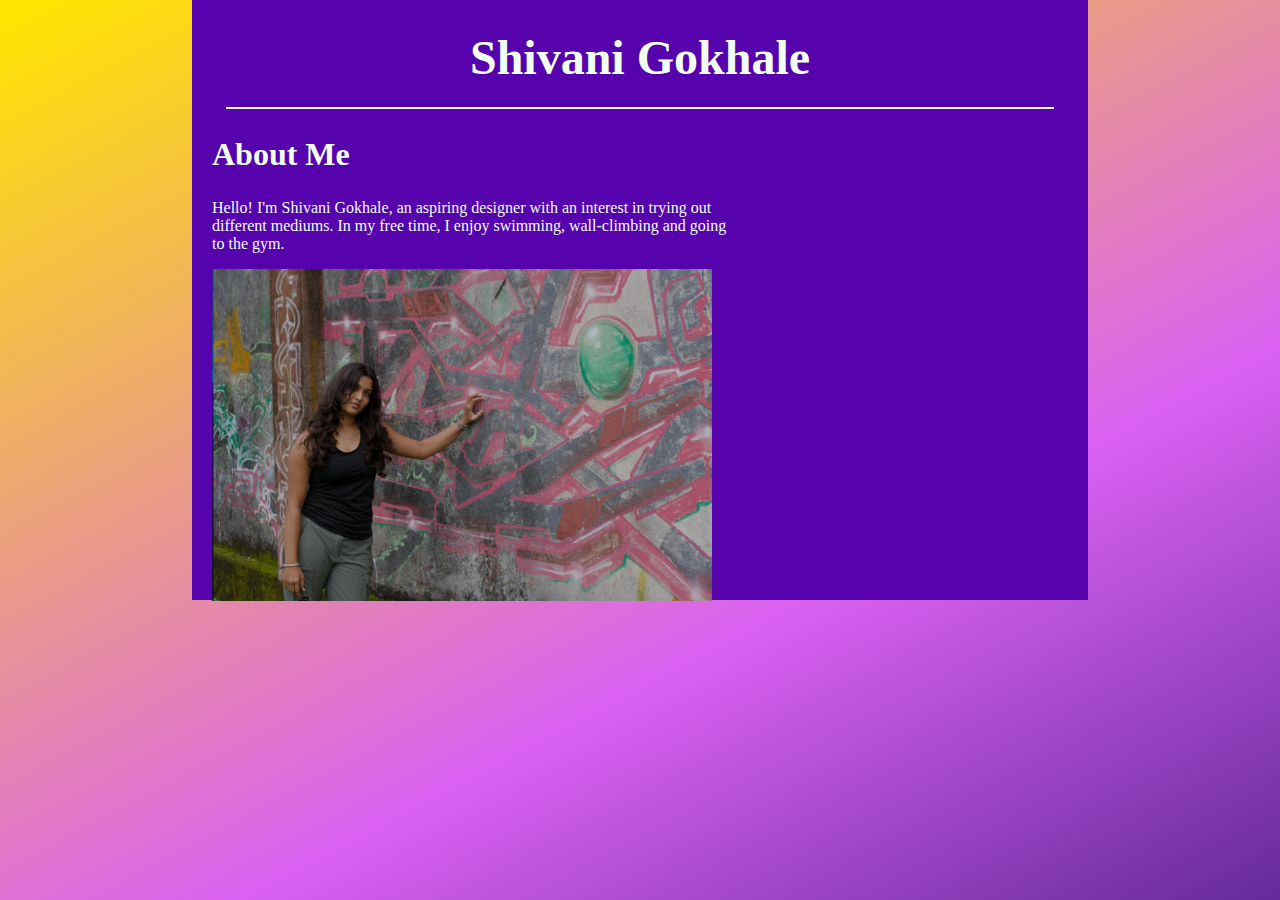
<file: index.html>
<html>
<head>
    <title>Shivani Gokhale</title>
    <link rel="stylesheet" href="index.css">
</head>
<body>
    <div id="main-div">
     <h1>Shivani Gokhale</h1>
     <!-- <p> This is my portfolio. </p> -->
     <hr/>
     <div>
        <h2>About Me</h2>
        <p> Hello! I'm Shivani Gokhale, an aspiring designer with an interest in trying out different mediums. In my free time, I enjoy swimming, wall-climbing and going to the gym. </p>
<img src="shivani.jpeg" alt="Shivani Gokhale" />
    </div>
    </div>
   
       
</body>
</html>
</file>
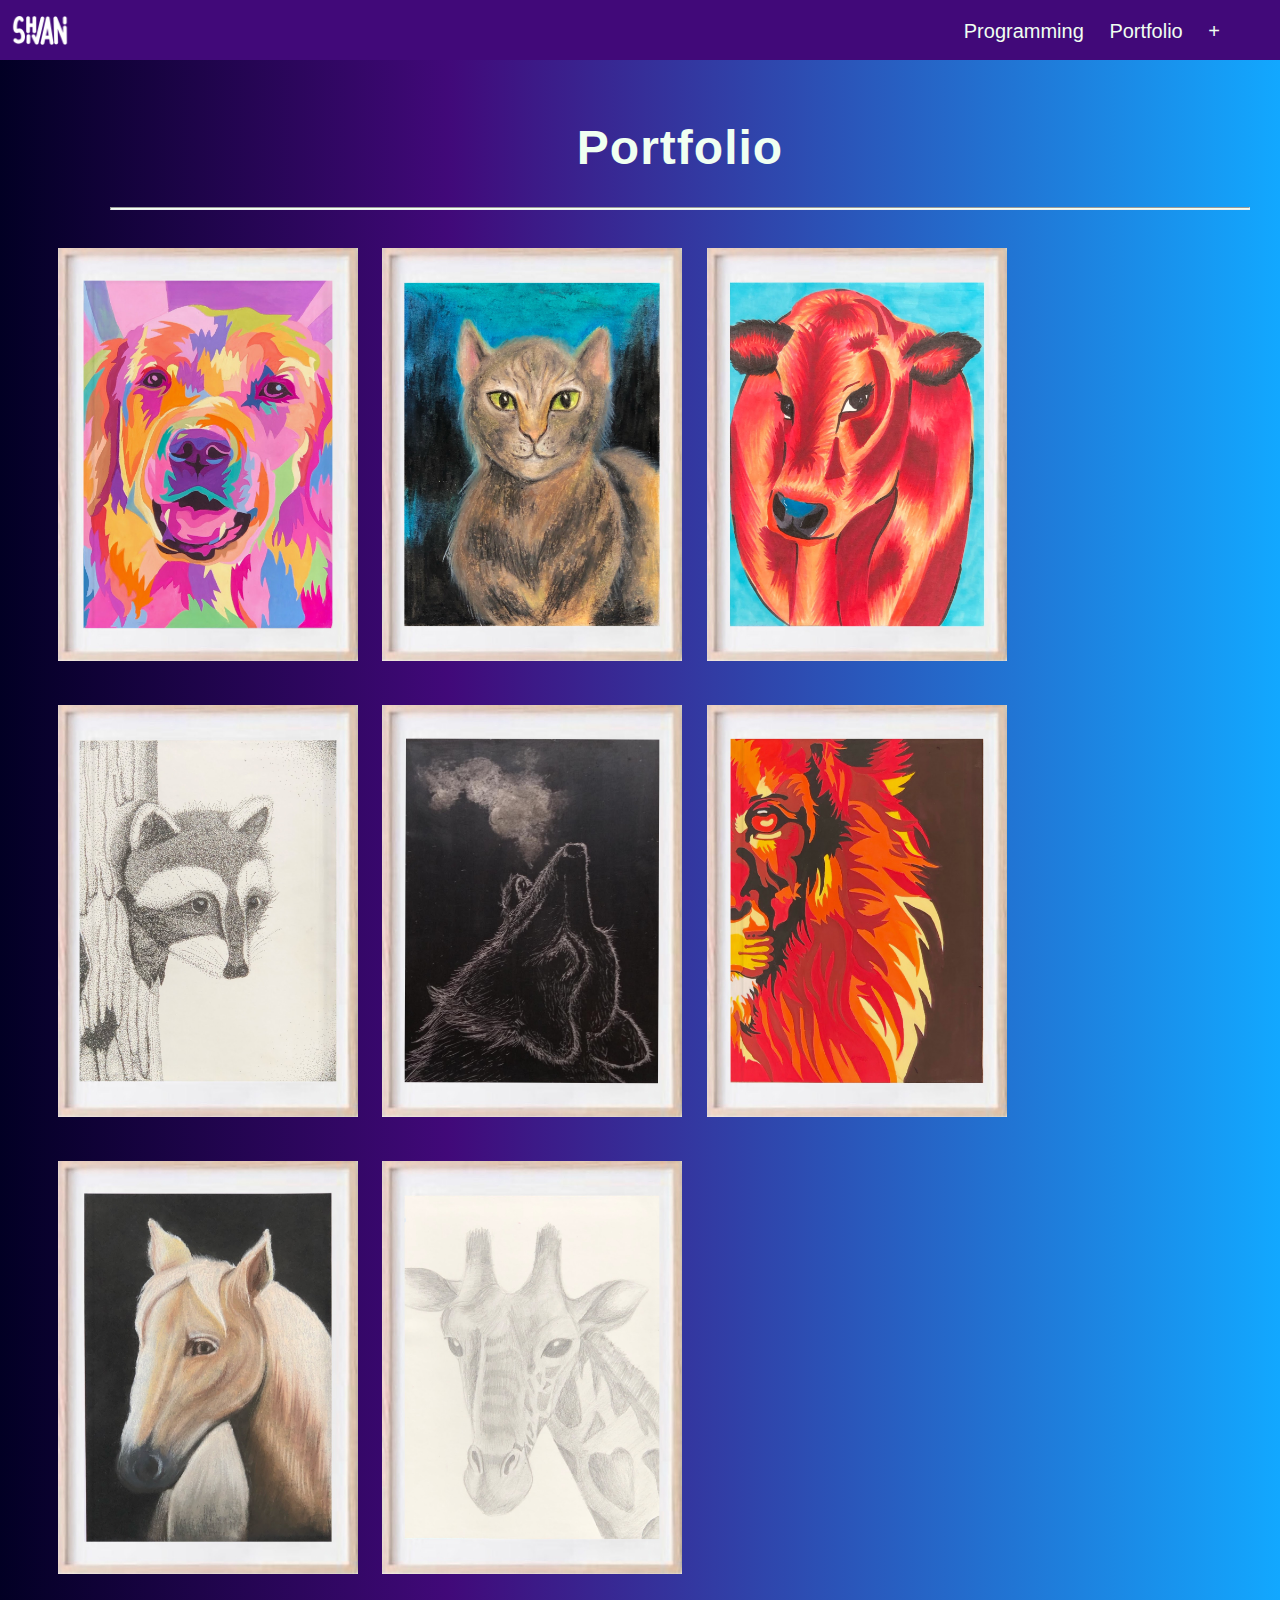
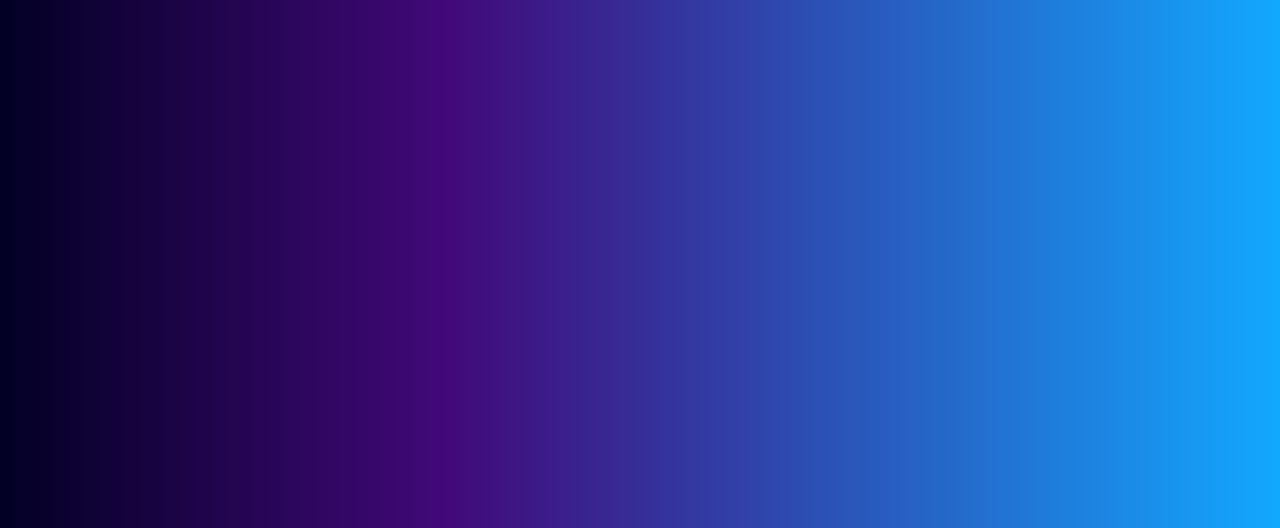
<file: portfolio.html>
<!DOCTYPE html>
<html>
<head>
  <title>Shivani Gokhale</title>
  <link rel="stylesheet" href="portfolio.css">
</head>
<body>
  <div class="navigation">
    <div id="home-link">
        <a href="index.html">
          <img src="shivanilogo.png" alt="ShivaniLogo" id="logo">
        </a>
    </div>
    <div id="nav-links">
        <a href="programming.html">Programming</a>
        <a href="portfolio.html">Portfolio</a>
        <a href="plus.html">+</a>
    </div>
  </div>
  <div id="main-div">
    <h1>Portfolio</h1>
    <hr/>
    <section id="artwork">
      <div class="content">
        <div class="image">
            <img src="dog.jpg" alt="dog">
            <img src="cat.jpg" alt="cat">
            <img src="cow.jpg" alt="cow">
            <img src="raccoon.jpg" alt="raccoon">
            <img src="wolf.jpg" alt="wolf">
            <img src="lion.jpg" alt="lion">
            <img src="horse.jpg" alt="horse">
            <img src="giraffe.jpg" alt="giraffe">

          </div>
        </div>
      </div>
    </section>
  </div>

  
</body>
</html>
</file>
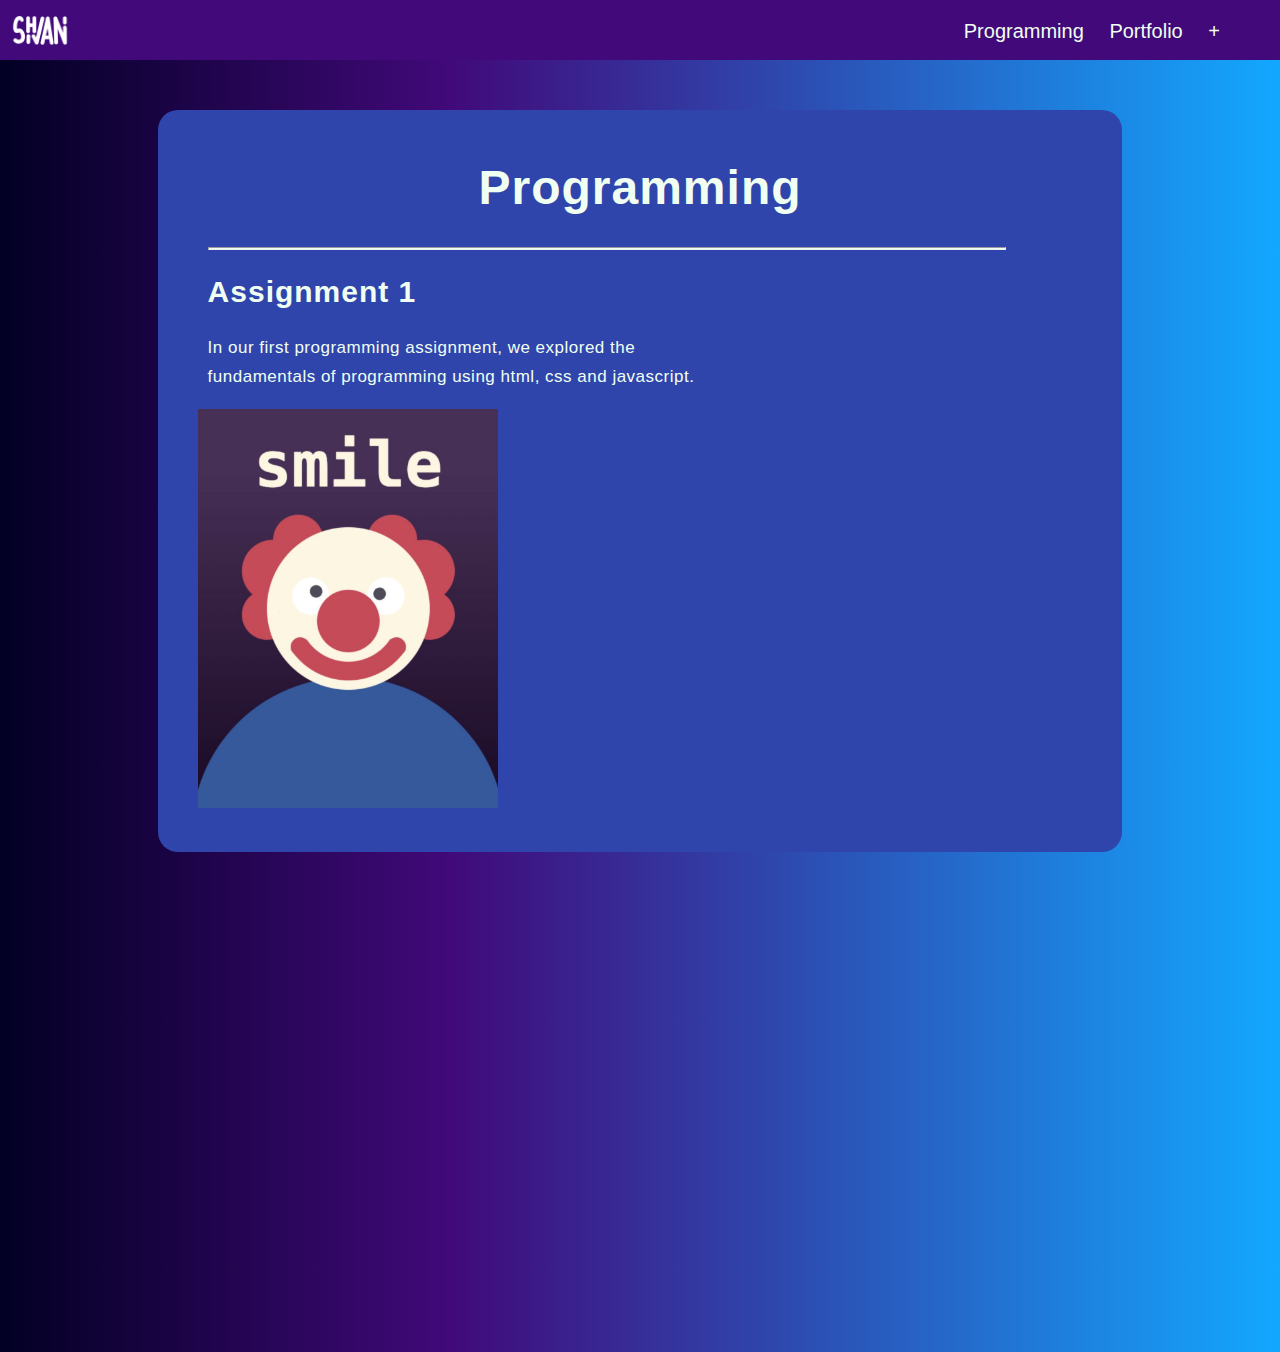
<file: programming.html>
<!DOCTYPE html>
<html>
<head>
  <title>Shivani Gokhale</title>
  <link rel="stylesheet" href="programming.css">
</head>
<body>
  <div class="navigation">
    <div id="home-link">
        <a href="index.html">
          <img src="shivanilogo.png" alt="ShivaniLogo" id="logo">
        </a>
    </div>
    <div id="nav-links">
        <a href="programming.html">Programming</a>
        <a href="portfolio.html">Portfolio</a>
        <a href="plus.html">+</a>
    </div>
  </div>
  <div id="main-div">
    <h1>Programming</h1>
    <hr/>
    <section id="about">
      <h2>Assignment 1</h2>
      <div class="content">
        <div class="text">
          <p>
            In our first programming assignment, we explored the fundamentals of programming using html, css and javascript.
          </p>
          <div class="image">
          <div>
            <img src="clownjs.jpeg" alt="Clown">
          </div>
          </div>
          <!-- <div class="video">
            <video src="clown.mov" alt="Clownvid">
          </div>
      </div> -->
    </section>
  </div>
  
</body>
</html>

</head>
</file>
<file: index.css>
body{
    /* background: #7c78f1;
    margin: 0; */
    background: #642a9b;
background: linear-gradient(332deg, rgba(100, 42, 155, 1) 0%, rgba(218, 97, 242, 1) 35%, rgba(255, 229, 0, 1) 99%);
    margin: 0;
}

#main-div{
    background: #5603ad;
    width: 70%;
    height: 600px;
    margin-left: 15%;
}

h1{
    color: #f0fff1;
    text-align: center;
    padding-top: 30px;
    /* border: #f0fff1 solid 2px; */
    font: 'serif';
    font-size: 48px;
    font-weight: bold;
    
}

hr{
    width: 90%;
    padding-left: 10;
    padding-right: 10;
    border: 1px solid #f0fff1;
    margin-top: -10px;

}
h2{
    color: #f0fff1;
    padding-left: 20px;
    font: 'serif';
    font-size: 32px;
    font-weight: bold;
}
p{
    color:#f0fff1;
    padding-left: 20px;
    padding-right: 40%;
}

img{
    padding-left: 20px;
    width: 500px;
}
</file>
<file: portfolio.css>
body {
    background: #020024;
  background: linear-gradient(90deg, rgba(2, 0, 36, 1) 0%, rgba(65, 9, 121, 1) 35%, rgba(18, 168, 255, 1) 100%);
    font-family: 'Poppins', sans-serif;
    color: #f0fff1;
    
  }
  
  .navigation {
    background: #410979;
    width: 100%;
    height: 60px;
    top: 0;
    left: 0;
    position: fixed;
    display: flex;
    justify-content: space-between;
    
  }
  
  /* #logo {
    width: 60px;
    /* padding-top: 150px; */
    /* margin: 0; */
    
  /* } */ 
  #logo {
    width: 60px;
    margin: 0;
    padding: 0;
  }
  
  #nav-links{
    padding-top: 20px;
    padding-right: 50px;
    font-size: 20px;
  }
  a{
    color: #f0fff1;
    padding: 10px;
    text-decoration: none;
  }
  
  
  
  #main-div {
   /* background: #020024; */
    width: 100%;
    max-width: 1300px;
    margin: auto;
    margin-top: 70px;
    margin-bottom: 500px;
    padding: 40px;
    /* border-radius: 20px; */
  }
  
  
  h1 {
    margin-top: 10px;
    text-align: center;
    font-size: 48px;
    font-weight: 700;
    letter-spacing: 1px;
    
  }
  
  
  hr {
    /* margin: 10px; */
    width: 90%;
    height: 1px;
    background: #f0fff1;    
  }
  
  
  h2 {
    margin-left: 10px;
    font-size: 30px;
    /* font-family: 'Poppins', sans-serif; change font */
    font-weight: 600;
    letter-spacing: 1px;
    
  }
  
  
  p {
    margin-left: 10px;
    line-height: 1.7;
    font-size: 17px;
    width: 530px;
    letter-spacing: 0.5px;
    
  }
  
  img {
    margin-top: 20px;
    /* margin-top: -150px; */
    /* margin-left: 600px; */
    width: 100%;
    width: 300px;
    /* border-radius: 15px; */
    justify-content: center;
    padding: 10px;
  
  }
  
  /* video {
    width: 35%;
    max-width: 600px;
    /* border-radius: 15px; */
    /* margin-left: 400px;
    margin-top: -600px;
  } */
</file>
<file: programming.css>
body {
  background: #020024;
background: linear-gradient(90deg, rgba(2, 0, 36, 1) 0%, rgba(65, 9, 121, 1) 35%, rgba(18, 168, 255, 1) 100%);
  font-family: 'Poppins', sans-serif;
  color: #f0fff1;
  
}

.navigation {
  background: #410979;
  width: 100%;
  height: 60px;
  top: 0;
  left: 0;
  position: fixed;
  display: flex;
  justify-content: space-between;
  
}

#logo {
  width: 60px;
  /* padding-top: 150px; */
  margin: 0;
}

#nav-links{
  padding-top: 20px;
  padding-right: 50px;
  font-size: 20px;
}
a{
  color: #f0fff1;
  padding: 10px;
  text-decoration: none;
}



#main-div {
  background: #2F45AC;
  width: 70%;
  max-width: 900px;
  margin: auto;
  margin-top: 110px;
  margin-bottom: 500px;
  padding: 40px;
  border-radius: 20px;
}


h1 {
  margin-top: 10px;
  text-align: center;
  font-size: 48px;
  font-weight: 700;
  letter-spacing: 1px;
  
}


hr {
  margin: 10px;
  width: 90%;
  height: 1px;
  background: #f0fff1;
  
}


h2 {
  margin-left: 10px;
  font-size: 30px;
  /* font-family: 'Poppins', sans-serif; change font */
  font-weight: 600;
  letter-spacing: 1px;
  
}


p {
  margin-left: 10px;
  line-height: 1.7;
  font-size: 17px;
  width: 530px;
  letter-spacing: 0.5px;
  
}

img {
  /* margin-top: -150px; */
  /* margin-left: 600px; */
  width: 100%;
  width: 300px;
  /* border-radius: 15px; */

}

/* video {
  width: 35%;
  max-width: 600px;
  /* border-radius: 15px; */
  /* margin-left: 400px;
  margin-top: -600px;
} */
</file>
